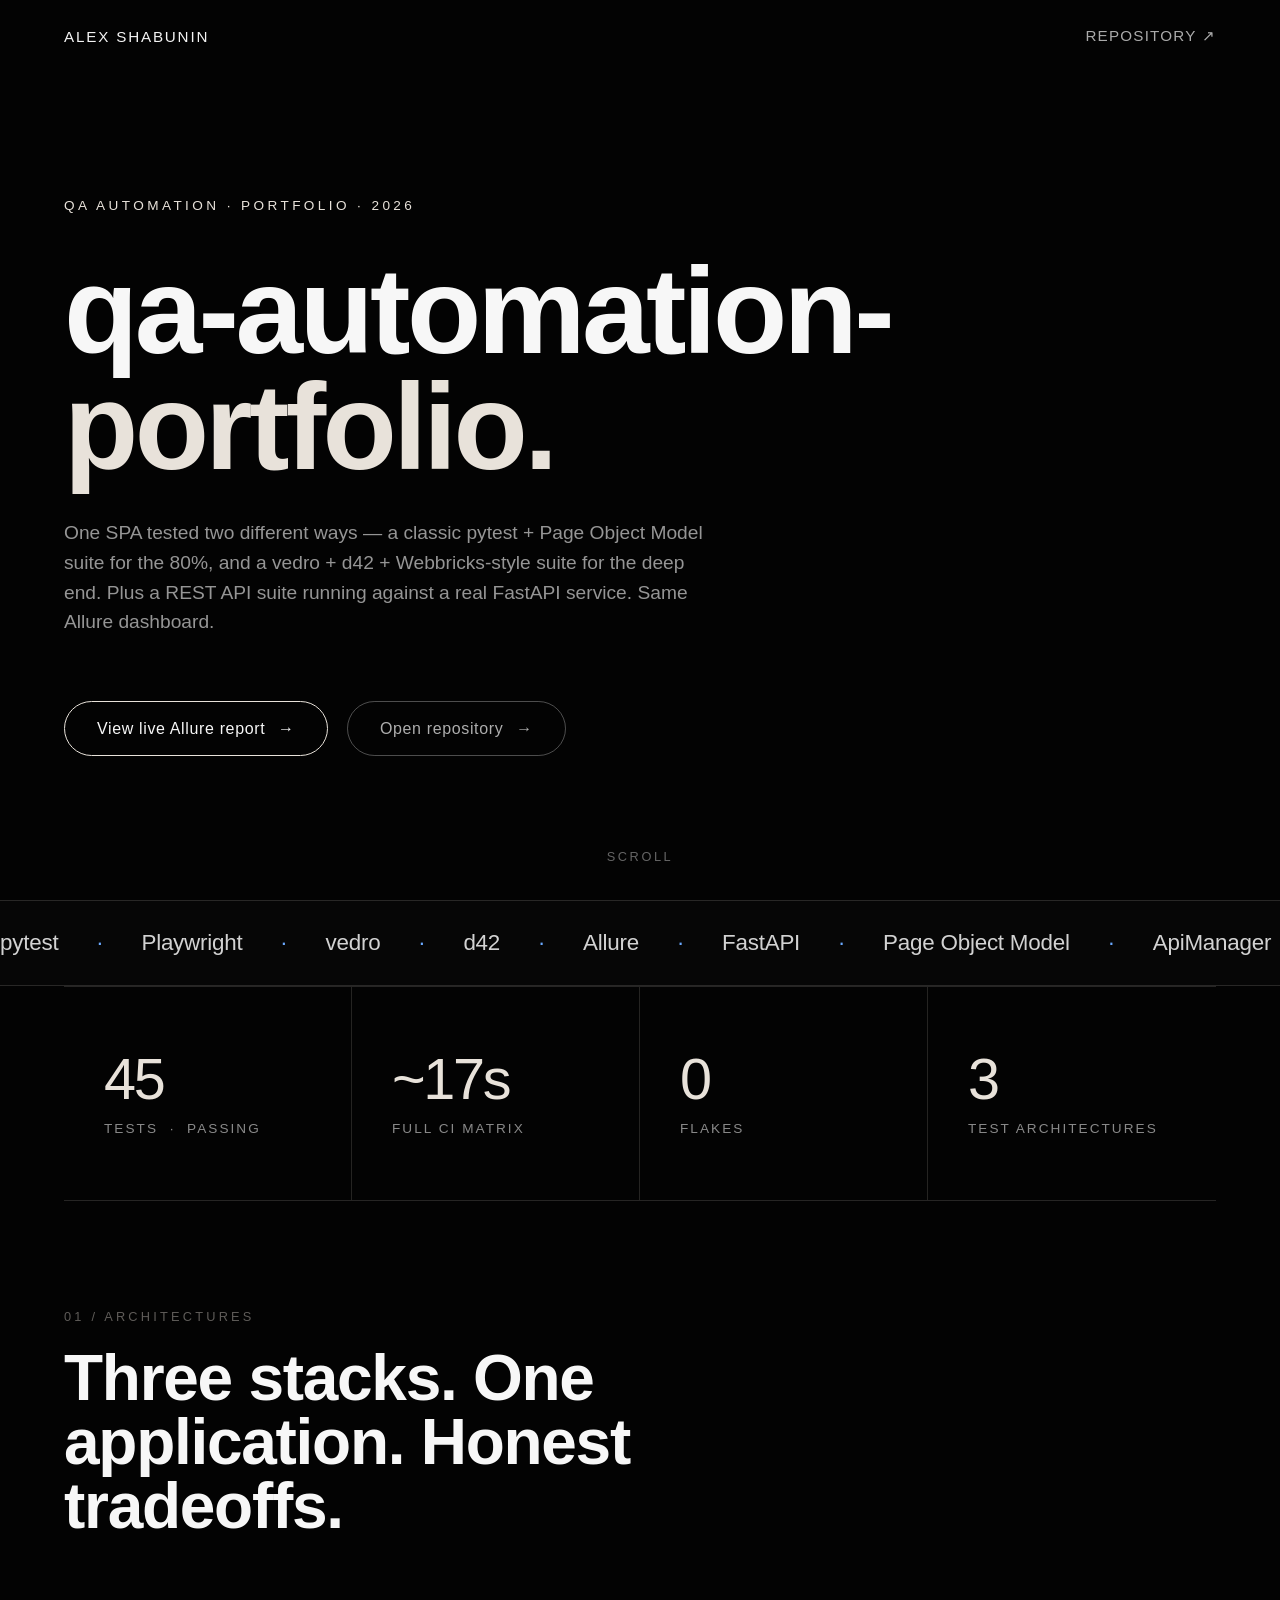
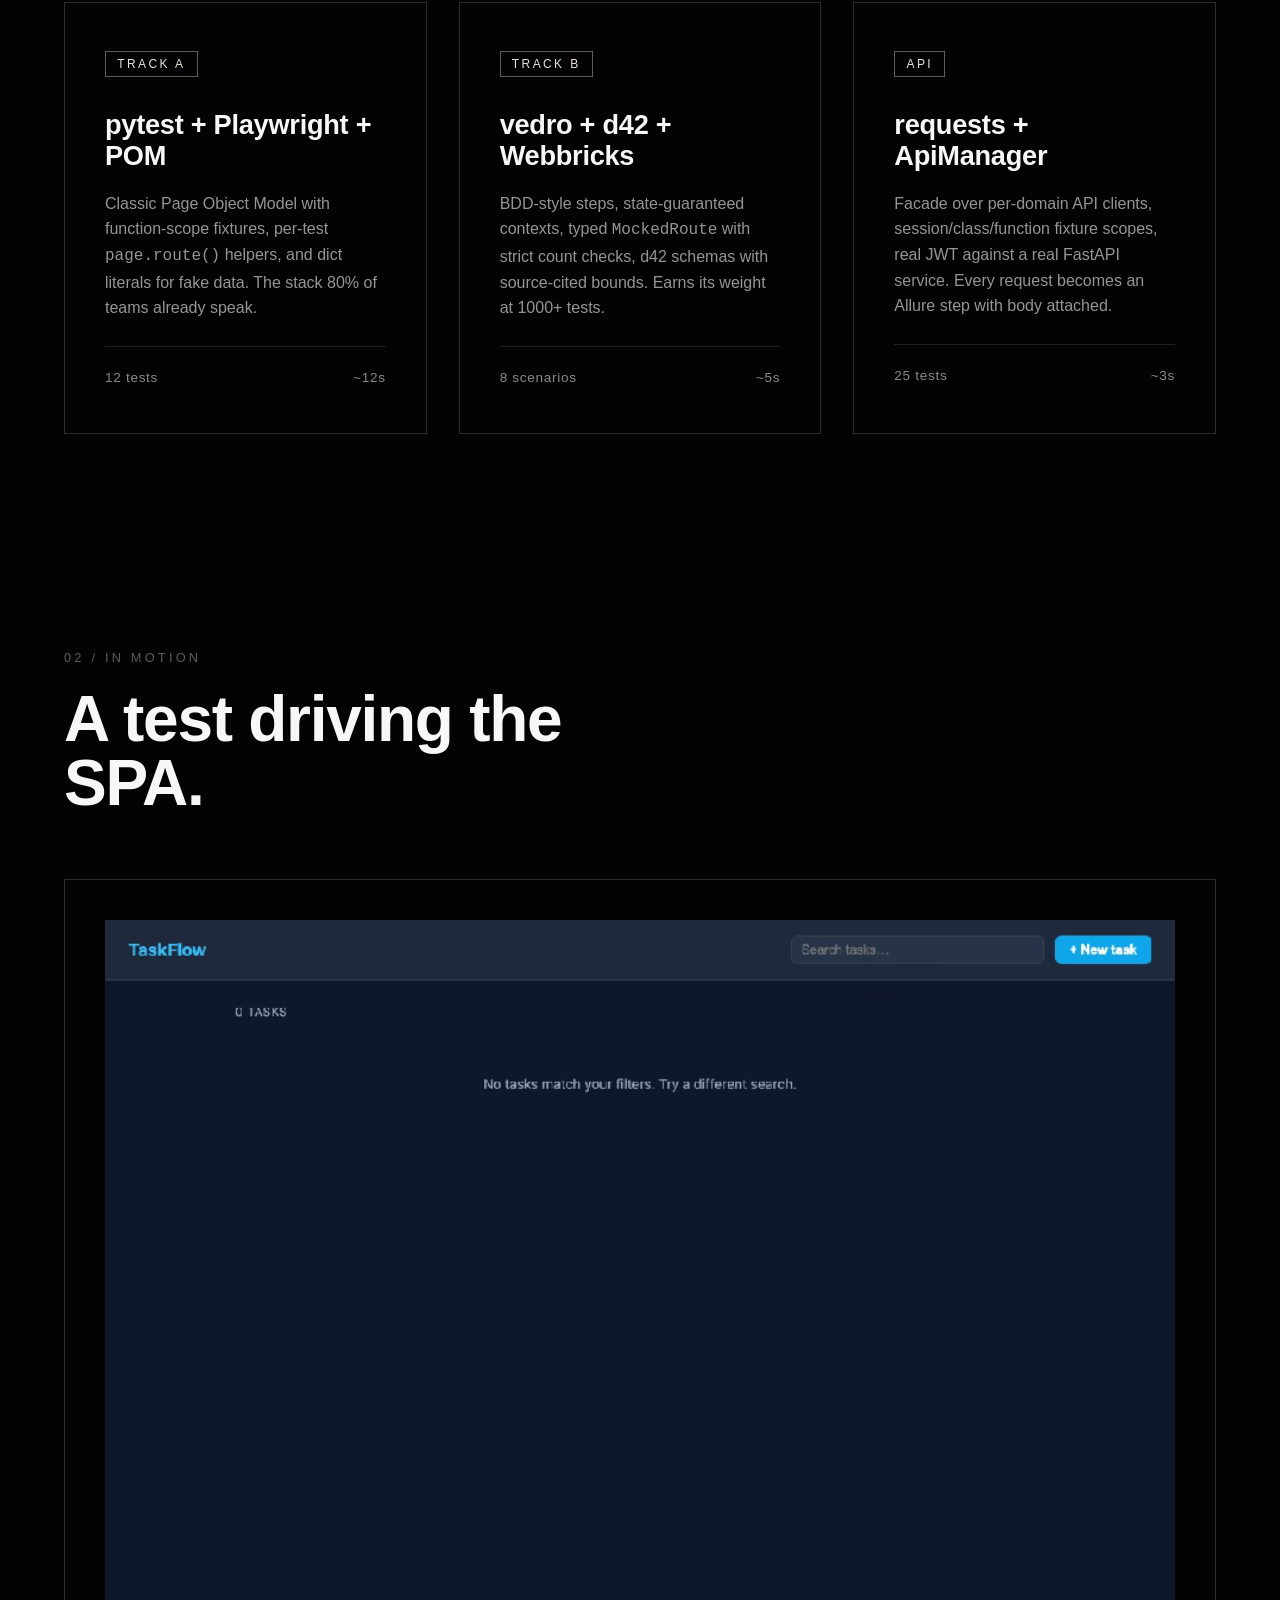
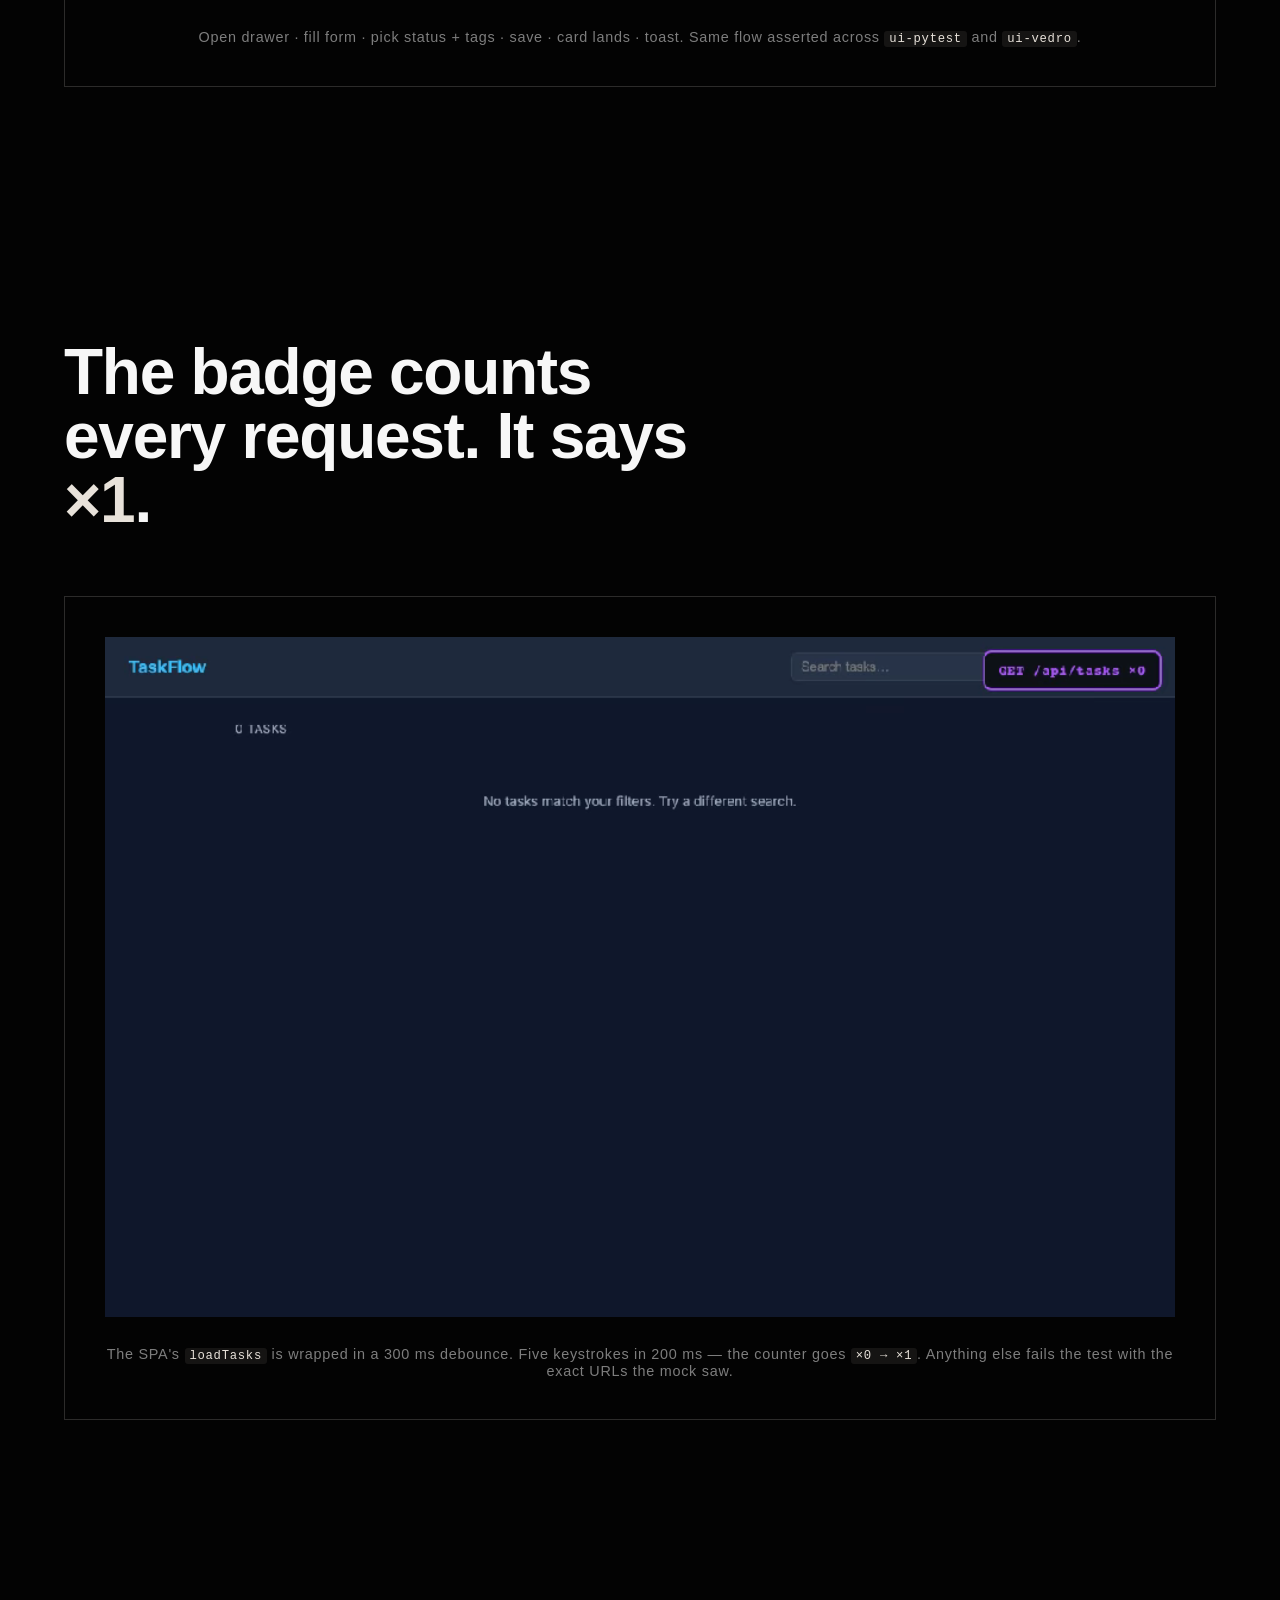
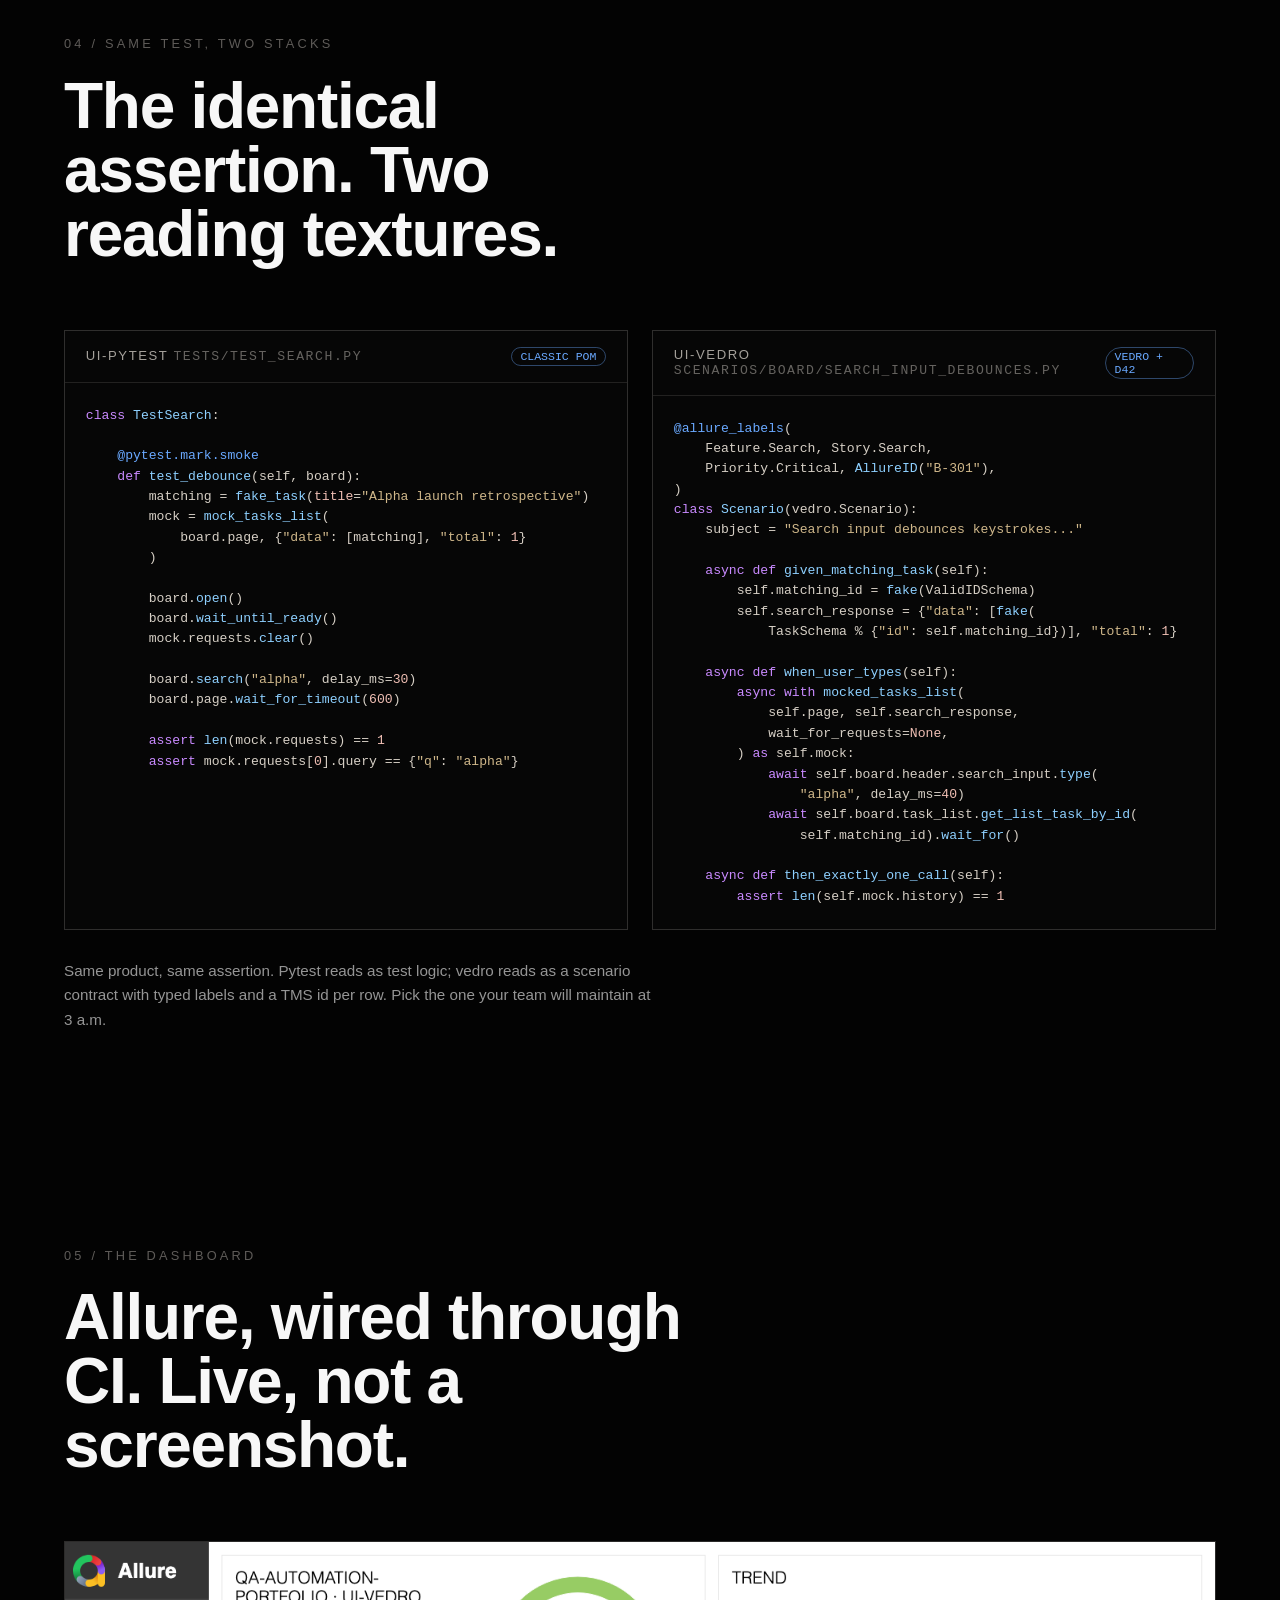
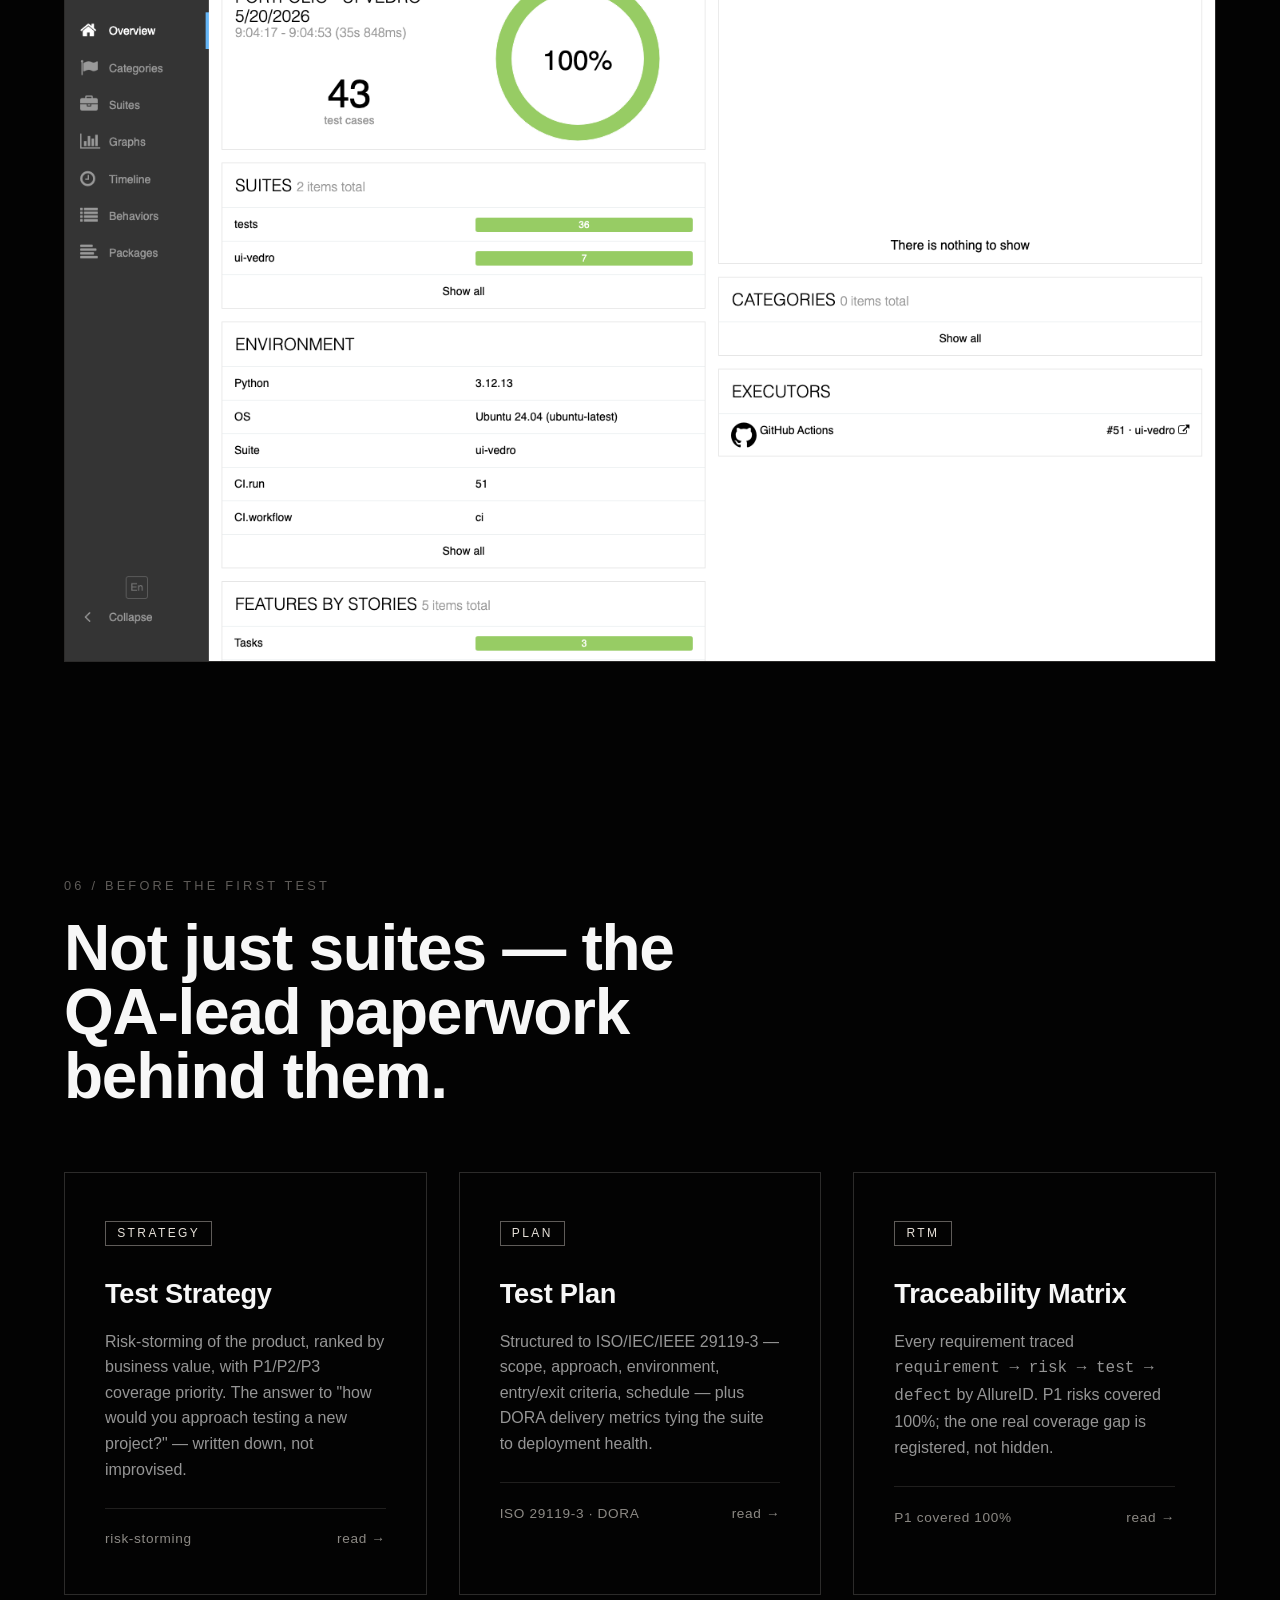
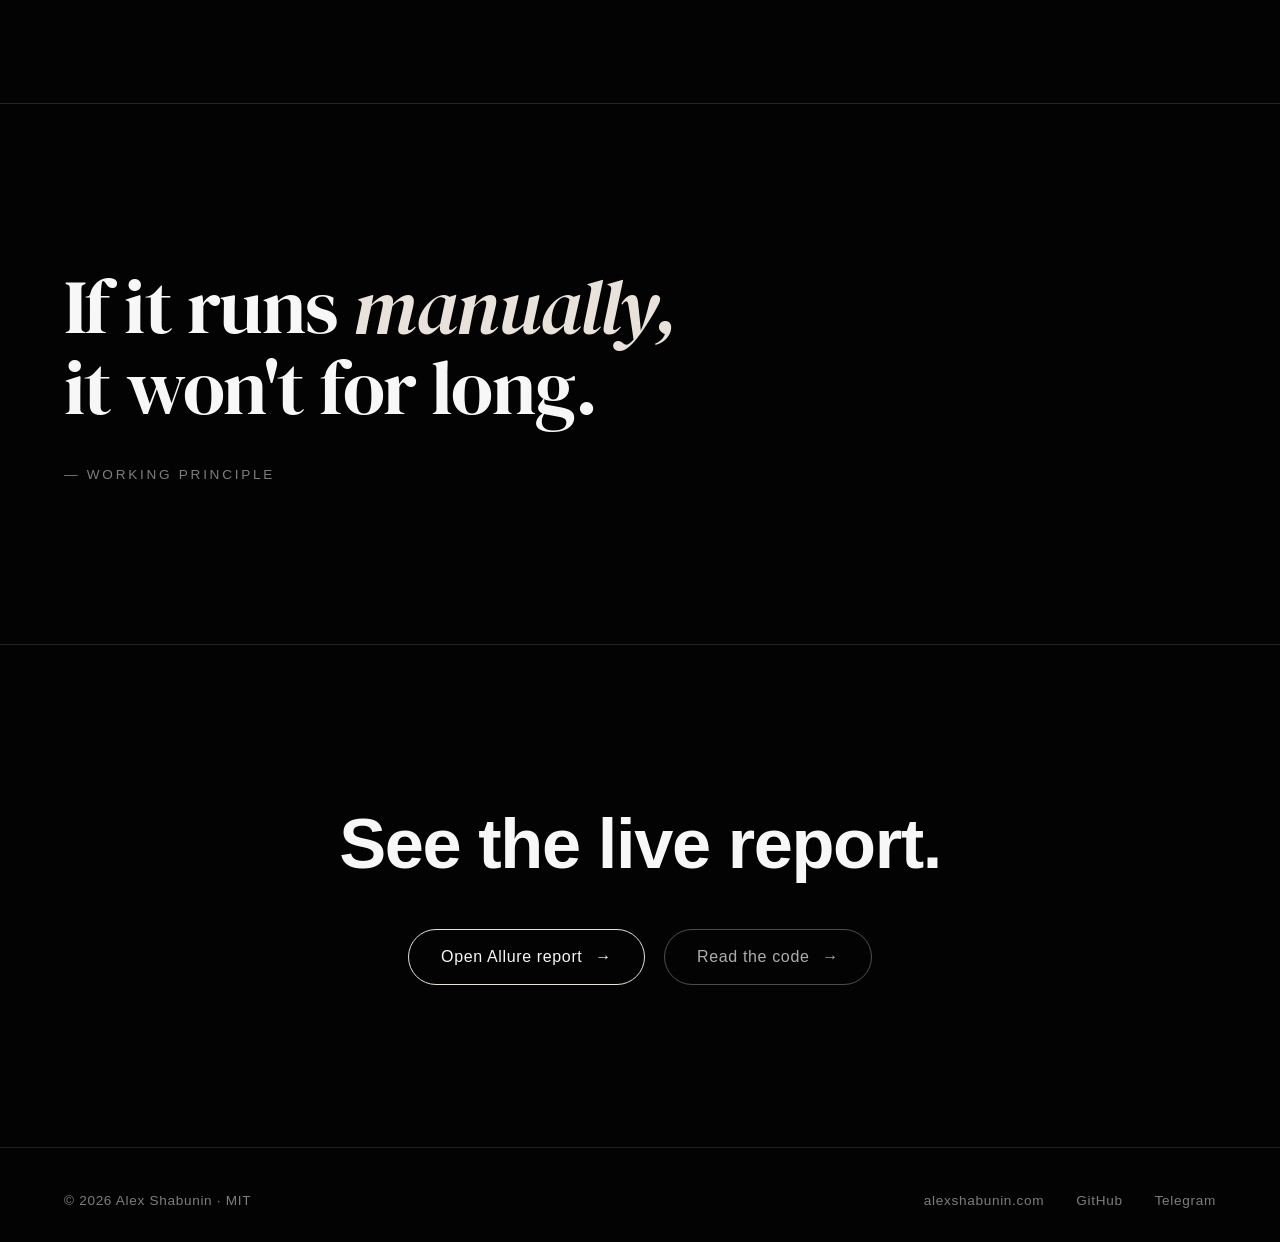
<file: docs/landing/index.html>
<!DOCTYPE html>
<html lang="en">
<head>
<meta charset="UTF-8">
<meta name="viewport" content="width=device-width, initial-scale=1.0">
<title>qa-automation-portfolio — Alex Shabunin</title>
<meta name="description" content="QA automation portfolio — one SPA, three test architectures (pytest+POM, vedro+d42, REST API/JWT), plus QA-lead planning: test strategy, ISO 29119-3 plan, and a requirement→risk→test→defect traceability matrix.">
<meta property="og:title" content="qa-automation-portfolio">
<meta property="og:description" content="Three test architectures on one SPA + the QA-lead paperwork: strategy, ISO 29119-3 plan, RTM.">
<meta property="og:image" content="https://raw.githubusercontent.com/alexshabunin/qa-automation-portfolio/main/docs/img/social-preview.png">
<meta property="og:url" content="https://alexshabunin.github.io/qa-automation-portfolio/">
<meta name="twitter:card" content="summary_large_image">

<link rel="preconnect" href="https://fonts.googleapis.com">
<link rel="preconnect" href="https://fonts.gstatic.com" crossorigin>
<link href="https://fonts.googleapis.com/css2?family=DM+Serif+Display&display=swap" rel="stylesheet">
<style>
@font-face {
  font-family: 'Neue Montreal Variable';
  src: url('https://assets.website-files.com/5f69856bad1199253301ca0a/6223e8b06cc398c754ab714a_PPNeueMontreal-Variable.ttf') format('truetype');
  font-weight: 100 900;
  font-display: swap;
}
@font-face {
  font-family: 'Neue Montreal';
  src: url('https://assets.website-files.com/5f69856bad1199253301ca0a/6223e8b065ddb43c53578e4d_PPNeueMontreal-Book.otf') format('opentype');
  font-weight: 400;
  font-display: swap;
}
</style>

<style>
*,*::before,*::after { margin:0; padding:0; box-sizing:border-box; }
:root {
  --accent: #e8e2da;       /* warm cream */
  --accent-cool: #6aa9ff;  /* electric blue — interactive accents only */
  --bg: #030303;
  --fg: #f7f7f7;
}
html { font-size: 16px; overflow-x: hidden; scroll-behavior: smooth; }
body {
  font-family: 'Neue Montreal Variable','Neue Montreal',-apple-system,sans-serif;
  background: #030303; color: #f7f7f7;
  overflow-x: hidden;
  opacity: 0; transition: opacity .5s ease;
  font-variation-settings: "wght" 380;
  -webkit-font-smoothing: antialiased;
  -moz-osx-font-smoothing: grayscale;
}
body.loaded { opacity: 1; }
a { color: inherit; text-decoration: none; }
img { max-width: 100%; display: block; }

/* ============== top bar ============== */
.top-bar {
  position: fixed; top: 0; left: 0; right: 0; z-index: 1000;
  display: flex; justify-content: space-between; align-items: center;
  padding: 3vh 5vw;
  mix-blend-mode: difference;
}
.logo {
  font-size: .95rem; letter-spacing: .12em; text-transform: uppercase;
  font-variation-settings: "wght" 500;
}
.logo a:hover { text-decoration: underline; text-underline-offset: 6px; }
.top-link {
  font-size: .95rem; letter-spacing: .08em; text-transform: uppercase;
  font-variation-settings: "wght" 350;
  opacity: .7; transition: font-variation-settings .4s, opacity .3s;
}
.top-link:hover { font-variation-settings: "wght" 600; opacity: 1; }

/* ============== hero ============== */
.hero {
  min-height: 100vh; padding: 14vh 5vw 8vh;
  display: flex; flex-direction: column; justify-content: center;
  position: relative;
}
.hero-caption {
  font-size: .85rem; letter-spacing: .25em; text-transform: uppercase;
  color: #e8e2da; opacity: .55; margin-bottom: 2.5rem;
  font-variation-settings: "wght" 400;
}
.hero h1 {
  font-size: clamp(3rem, 9.5vw, 9rem);
  line-height: .96; letter-spacing: -.03em;
  font-variation-settings: "wght" 500;
  margin-bottom: 2rem;
}
.hero h1 .accent { color: #e8e2da; }
.hero-sub {
  font-size: clamp(1.1rem, 1.5vw, 1.4rem);
  max-width: 60ch; color: rgba(247,247,247,.6);
  font-weight: 300; line-height: 1.55;
  margin-bottom: 4rem;
}
.cta-row { display: flex; flex-wrap: wrap; gap: 1.2rem; }
.cta {
  display: inline-flex; align-items: center; gap: .8rem;
  padding: 1.1rem 2rem;
  border: 1px solid #e8e2da;
  border-radius: 100px;
  font-size: 1rem; letter-spacing: .04em;
  font-variation-settings: "wght" 500;
  transition: background .3s, color .3s, transform .3s;
}
.cta:hover {
  background: #e8e2da; color: #030303; transform: translateY(-2px);
  box-shadow: 0 0 0 4px rgba(106,169,255,0.18);
}
.cta.secondary { border-color: rgba(247,247,247,.3); color: rgba(247,247,247,.7); }
.cta.secondary:hover { background: rgba(247,247,247,.05); color: #f7f7f7; border-color: #f7f7f7; }
.cta .arrow { display: inline-block; transition: transform .3s; }
.cta:hover .arrow { transform: translateX(4px); }

.scroll-hint {
  position: absolute; bottom: 4vh; left: 50%; transform: translateX(-50%);
  font-size: .8rem; letter-spacing: .2em; text-transform: uppercase;
  color: rgba(247,247,247,.4);
  animation: drift 2s ease-in-out infinite;
}
@keyframes drift {
  0%,100% { transform: translate(-50%, 0); opacity: .4; }
  50%     { transform: translate(-50%, 6px); opacity: .7; }
}

/* ============== marquee ============== */
.marquee-wrap {
  padding: 0 !important;
  border-top: 1px solid rgba(232,226,218,.15);
  border-bottom: 1px solid rgba(232,226,218,.15);
  overflow: hidden;
  background: #060606;
}
.marquee-track {
  display: flex; gap: 2.4rem; align-items: center;
  white-space: nowrap;
  padding: 1.8rem 0;
  animation: marquee 60s linear infinite;
  will-change: transform;
}
.marquee-track span {
  font-family: "Neue Montreal Variable", -apple-system, sans-serif;
  font-variation-settings: "wght" 500;
  font-size: 1.4rem; letter-spacing: -.01em;
  color: rgba(247,247,247,.85);
}
.marquee-track i {
  font-style: normal;
  color: var(--accent-cool);
  font-size: 1.4rem;
}
@keyframes marquee {
  from { transform: translateX(0); }
  to   { transform: translateX(-50%); }
}

/* ============== section ============== */
section { padding: 12vh 5vw; position: relative; }
.section-num {
  font-size: .8rem; letter-spacing: .25em; text-transform: uppercase;
  color: rgba(232,226,218,.4); margin-bottom: 1.4rem;
}
.section-title {
  font-size: clamp(2.2rem, 5vw, 4.2rem);
  letter-spacing: -.02em; line-height: 1;
  font-variation-settings: "wght" 500;
  margin-bottom: 4rem;
  max-width: 18ch;
}

/* ============== stats grid ============== */
.stats {
  display: grid; grid-template-columns: repeat(4, 1fr); gap: 0;
  border-top: 1px solid rgba(232,226,218,.15);
  border-bottom: 1px solid rgba(232,226,218,.15);
}
.stat {
  padding: 4rem 2.5rem;
  border-right: 1px solid rgba(232,226,218,.15);
}
.stat:last-child { border-right: none; }
.stat-num {
  font-size: clamp(2.5rem, 4.5vw, 4rem);
  letter-spacing: -.04em; line-height: 1;
  font-variation-settings: "wght" 500;
  margin-bottom: .8rem;
  color: #e8e2da;
}
.stat-label {
  font-size: .85rem; letter-spacing: .15em; text-transform: uppercase;
  color: rgba(247,247,247,.55);
  font-variation-settings: "wght" 400;
}

/* ============== three-up ============== */
.three-up {
  display: grid; grid-template-columns: repeat(3, 1fr); gap: 2rem;
}
.stack-card {
  padding: 3rem 2.5rem;
  border: 1px solid rgba(232,226,218,.18);
  transition: border-color .4s, transform .4s;
}
.stack-card:hover { border-color: #e8e2da; transform: translateY(-4px); }
.stack-card .badge {
  display: inline-block;
  font-size: .75rem; letter-spacing: .2em; text-transform: uppercase;
  padding: .3rem .7rem; border: 1px solid rgba(232,226,218,.4);
  color: #e8e2da; margin-bottom: 2rem;
}
.stack-card h3 {
  font-size: 1.7rem; letter-spacing: -.01em; line-height: 1.15;
  font-variation-settings: "wght" 500;
  margin-bottom: 1.2rem;
}
.stack-card p {
  font-size: 1rem; color: rgba(247,247,247,.6); line-height: 1.6;
  margin-bottom: 1.6rem;
}
.stack-card .meta {
  display: flex; justify-content: space-between;
  font-size: .85rem; letter-spacing: .05em;
  color: rgba(232,226,218,.6);
  padding-top: 1.4rem; border-top: 1px solid rgba(232,226,218,.12);
}

/* ============== demo block ============== */
.demo-block {
  border: 1px solid rgba(232,226,218,.18);
  padding: 2.5rem;
  text-align: center;
}
.demo-block img,
.demo-block video { width: 100%; max-width: 1100px; margin: 0 auto; display:block; }

/* ============== code split ============== */
.code-split {
  display: grid;
  grid-template-columns: 1fr 1fr;
  gap: 1.5rem;
}
.code-pane {
  border: 1px solid rgba(232,226,218,.18);
  background: #060606;
  overflow: hidden;
}
.code-head {
  display: flex; justify-content: space-between; align-items: center;
  padding: 1rem 1.3rem;
  border-bottom: 1px solid rgba(232,226,218,.12);
  font-size: .82rem; letter-spacing: .12em; text-transform: uppercase;
  color: rgba(232,226,218,.7);
}
.code-head .pill {
  font-family: "JetBrains Mono", ui-monospace, Menlo, monospace;
  font-size: .72rem; letter-spacing: 0;
  color: var(--accent-cool);
  border: 1px solid rgba(106,169,255,.4);
  padding: .15rem .55rem; border-radius: 100px;
}
.code-pane pre {
  margin: 0;
  padding: 1.4rem 1.3rem;
  font-family: "JetBrains Mono", ui-monospace, Menlo, Consolas, monospace;
  font-size: .82rem; line-height: 1.55;
  color: #d6cfc5;
  overflow-x: auto;
  background: #060606;
}
.code-pane code .kw  { color: #c98aff; }
.code-pane code .fn  { color: #8ed0ff; }
.code-pane code .str { color: #cfb78a; }
.code-pane code .num { color: #f0bfb4; }
.code-pane code .cm  { color: rgba(247,247,247,.4); font-style: italic; }
.code-pane code .at  { color: var(--accent-cool); }

.code-takeaway {
  margin-top: 1.8rem;
  font-size: .95rem; line-height: 1.6;
  color: rgba(247,247,247,.6); max-width: 70ch;
}

/* ============== big shot ============== */
.bigshot {
  display: block;
  border: 1px solid rgba(232,226,218,.18);
  overflow: hidden;
  position: relative;
}
.bigshot img {
  display: block; width: 100%;
  transition: transform .8s cubic-bezier(.19,1,.22,1);
}
.bigshot:hover img { transform: scale(1.015); }
.bigshot::after {
  content: "Open report ↗";
  position: absolute; bottom: 1.2rem; right: 1.4rem;
  padding: .5rem 1rem;
  background: rgba(3,3,3,.85);
  border: 1px solid var(--accent-cool);
  color: var(--accent-cool);
  font-size: .8rem; letter-spacing: .1em; text-transform: uppercase;
  font-family: "JetBrains Mono", monospace;
  opacity: 0; transition: opacity .3s;
}
.bigshot:hover::after { opacity: 1; }
.demo-caption {
  margin-top: 1.8rem; font-size: .9rem; letter-spacing: .05em;
  color: rgba(247,247,247,.5);
}
.demo-caption code {
  font-family: 'JetBrains Mono', ui-monospace, Menlo, monospace;
  font-size: .85em; padding: .1em .4em; border-radius: 3px;
  background: rgba(232,226,218,.08); color: #e8e2da;
}

/* ============== quote ============== */
.quote-block {
  text-align: left;
  padding: 18vh 5vw;
  border-top: 1px solid rgba(232,226,218,.15);
  border-bottom: 1px solid rgba(232,226,218,.15);
}
.quote-block .q {
  font-family: 'DM Serif Display', serif;
  font-size: clamp(2.5rem, 6vw, 5rem);
  line-height: 1.05; letter-spacing: -.02em;
  max-width: 22ch;
  margin-bottom: 2.5rem;
}
.quote-block .q .em { color: #e8e2da; font-style: italic; }
.quote-block .who {
  font-size: .85rem; letter-spacing: .2em; text-transform: uppercase;
  color: rgba(247,247,247,.5);
}

/* ============== cta panel ============== */
.cta-panel {
  text-align: center;
  padding: 18vh 5vw;
}
.cta-panel h2 {
  font-size: clamp(2.4rem, 5.5vw, 4.5rem);
  letter-spacing: -.02em; line-height: 1.05;
  margin-bottom: 3rem;
  font-variation-settings: "wght" 500;
}
.cta-panel .cta-row { justify-content: center; }

/* ============== footer ============== */
footer {
  padding: 5vh 5vw 4vh;
  border-top: 1px solid rgba(232,226,218,.12);
  display: flex; justify-content: space-between; align-items: center;
  font-size: .85rem; letter-spacing: .05em;
  color: rgba(247,247,247,.5);
}
footer a { color: inherit; transition: color .3s; }
footer a:hover { color: #e8e2da; }
footer .links { display: flex; gap: 2rem; }

/* ============== reveal animation ============== */
.reveal {
  opacity: 0;
  transform: translateY(28px);
  transition: opacity .9s cubic-bezier(.16,1,.3,1), transform .9s cubic-bezier(.16,1,.3,1);
}
.reveal.is-in { opacity: 1; transform: none; }

/* ============== responsive ============== */
@media (max-width: 900px) {
  .three-up, .code-split { grid-template-columns: 1fr; }
  .stats { grid-template-columns: repeat(2, 1fr); }
  .stat:nth-child(2) { border-right: none; }
  .stat:nth-child(1), .stat:nth-child(2) { border-bottom: 1px solid rgba(232,226,218,.15); }
  footer { flex-direction: column; gap: 1rem; }
}
</style>
</head>
<body>

<div class="top-bar">
  <div class="logo"><a href="https://alexshabunin.com">Alex Shabunin</a></div>
  <a class="top-link" href="https://github.com/alexshabunin/qa-automation-portfolio">Repository ↗</a>
</div>

<!-- HERO -->
<section class="hero">
  <div class="hero-caption reveal">QA AUTOMATION · PORTFOLIO · 2026</div>
  <h1 class="reveal">
    qa-automation-<br/>
    <span class="accent">portfolio.</span>
  </h1>
  <p class="hero-sub reveal">
    One SPA tested two different ways — a classic pytest + Page Object Model
    suite for the 80%, and a vedro + d42 + Webbricks-style suite for the deep
    end. Plus a REST API suite running against a real FastAPI service. Same
    Allure dashboard.
  </p>
  <div class="cta-row reveal">
    <a class="cta" href="./report/">
      View live Allure report <span class="arrow">→</span>
    </a>
    <a class="cta secondary" href="https://github.com/alexshabunin/qa-automation-portfolio">
      Open repository <span class="arrow">→</span>
    </a>
  </div>
  <div class="scroll-hint">Scroll</div>
</section>

<!-- MARQUEE — fills the dead zone between hero and stats -->
<section class="marquee-wrap" aria-hidden="true">
  <div class="marquee-track">
    <span>pytest</span><i>·</i>
    <span>Playwright</span><i>·</i>
    <span>vedro</span><i>·</i>
    <span>d42</span><i>·</i>
    <span>Allure</span><i>·</i>
    <span>FastAPI</span><i>·</i>
    <span>Page Object Model</span><i>·</i>
    <span>ApiManager</span><i>·</i>
    <span>GitHub Actions</span><i>·</i>
    <span>JWT</span><i>·</i>
    <span>Pydantic</span><i>·</i>
    <span>Webbricks</span><i>·</i>
    <!-- duplicated for seamless loop -->
    <span>pytest</span><i>·</i>
    <span>Playwright</span><i>·</i>
    <span>vedro</span><i>·</i>
    <span>d42</span><i>·</i>
    <span>Allure</span><i>·</i>
    <span>FastAPI</span><i>·</i>
    <span>Page Object Model</span><i>·</i>
    <span>ApiManager</span><i>·</i>
    <span>GitHub Actions</span><i>·</i>
    <span>JWT</span><i>·</i>
    <span>Pydantic</span><i>·</i>
    <span>Webbricks</span><i>·</i>
  </div>
</section>

<!-- STATS -->
<section style="padding-top:0;padding-bottom:0;">
  <div class="stats">
    <div class="stat reveal">
      <div class="stat-num">45</div>
      <div class="stat-label">tests &nbsp;·&nbsp; passing</div>
    </div>
    <div class="stat reveal">
      <div class="stat-num">~17s</div>
      <div class="stat-label">full CI matrix</div>
    </div>
    <div class="stat reveal">
      <div class="stat-num">0</div>
      <div class="stat-label">flakes</div>
    </div>
    <div class="stat reveal">
      <div class="stat-num">3</div>
      <div class="stat-label">test architectures</div>
    </div>
  </div>
</section>

<!-- THREE STACKS -->
<section>
  <div class="section-num reveal">01 / Architectures</div>
  <h2 class="section-title reveal">Three stacks. One application. Honest tradeoffs.</h2>
  <div class="three-up">
    <div class="stack-card reveal">
      <span class="badge">Track A</span>
      <h3>pytest + Playwright + POM</h3>
      <p>Classic Page Object Model with function-scope fixtures, per-test
      <code>page.route()</code> helpers, and dict literals for fake data. The
      stack 80% of teams already speak.</p>
      <div class="meta"><span>12 tests</span><span>~12s</span></div>
    </div>
    <div class="stack-card reveal">
      <span class="badge">Track B</span>
      <h3>vedro + d42 + Webbricks</h3>
      <p>BDD-style steps, state-guaranteed contexts, typed
      <code>MockedRoute</code> with strict count checks, d42 schemas with
      source-cited bounds. Earns its weight at 1000+ tests.</p>
      <div class="meta"><span>8 scenarios</span><span>~5s</span></div>
    </div>
    <div class="stack-card reveal">
      <span class="badge">API</span>
      <h3>requests + ApiManager</h3>
      <p>Facade over per-domain API clients, session/class/function fixture
      scopes, real JWT against a real FastAPI service. Every request becomes
      an Allure step with body attached.</p>
      <div class="meta"><span>25 tests</span><span>~3s</span></div>
    </div>
  </div>
</section>

<!-- DEMO -->
<section>
  <div class="section-num reveal">02 / In motion</div>
  <h2 class="section-title reveal">A test driving the SPA.</h2>
  <div class="demo-block reveal">
    <video autoplay muted loop playsinline poster="../img/demo-create-task-poster.png" width="100%">
      <source src="../img/demo-create-task.webm" type="video/webm">
      <source src="../img/demo-create-task.mp4" type="video/mp4">
      <img src="../img/demo-create-task.gif" alt="Test creating a task end-to-end" />
    </video>
    <div class="demo-caption">
      Open drawer · fill form · pick status + tags · save · card lands ·
      toast. Same flow asserted across <code>ui-pytest</code> and
      <code>ui-vedro</code>.
    </div>
  </div>
</section>

<!-- DEBOUNCE DEMO -->
<section>
  <div class="section-num reveal">03 / Real assertions</div>
  <h2 class="section-title reveal">The badge counts every request. It says <span style="color:#e8e2da">×1</span>.</h2>
  <div class="demo-block reveal">
    <video autoplay muted loop playsinline poster="../img/demo-search-debounce-poster.png" width="100%">
      <source src="../img/demo-search-debounce.webm" type="video/webm">
      <source src="../img/demo-search-debounce.mp4" type="video/mp4">
      <img src="../img/demo-search-debounce.gif" alt="Search debounce — 5 keystrokes, 1 request" />
    </video>
    <div class="demo-caption">
      The SPA's <code>loadTasks</code> is wrapped in a 300 ms debounce. Five
      keystrokes in 200 ms — the counter goes <code>×0 → ×1</code>. Anything
      else fails the test with the exact URLs the mock saw.
    </div>
  </div>
</section>

<!-- CODE SPLIT -->
<section>
  <div class="section-num reveal">04 / Same test, two stacks</div>
  <h2 class="section-title reveal">The identical assertion. Two reading textures.</h2>
  <div class="code-split">
    <div class="code-pane reveal">
      <div class="code-head">
        <span>ui-pytest <code style="opacity:.6">tests/test_search.py</code></span>
        <span class="pill">classic POM</span>
      </div>
<pre><code><span class="kw">class</span> <span class="fn">TestSearch</span>:

    <span class="at">@pytest.mark.smoke</span>
    <span class="kw">def</span> <span class="fn">test_debounce</span>(self, board):
        matching = <span class="fn">fake_task</span>(<span class="num">title</span>=<span class="str">"Alpha launch retrospective"</span>)
        mock = <span class="fn">mock_tasks_list</span>(
            board.page, {<span class="str">"data"</span>: [matching], <span class="str">"total"</span>: <span class="num">1</span>}
        )

        board.<span class="fn">open</span>()
        board.<span class="fn">wait_until_ready</span>()
        mock.requests.<span class="fn">clear</span>()

        board.<span class="fn">search</span>(<span class="str">"alpha"</span>, delay_ms=<span class="num">30</span>)
        board.page.<span class="fn">wait_for_timeout</span>(<span class="num">600</span>)

        <span class="kw">assert</span> <span class="fn">len</span>(mock.requests) == <span class="num">1</span>
        <span class="kw">assert</span> mock.requests[<span class="num">0</span>].query == {<span class="str">"q"</span>: <span class="str">"alpha"</span>}</code></pre>
    </div>

    <div class="code-pane reveal">
      <div class="code-head">
        <span>ui-vedro <code style="opacity:.6">scenarios/board/search_input_debounces.py</code></span>
        <span class="pill">vedro + d42</span>
      </div>
<pre><code><span class="at">@allure_labels</span>(
    Feature.Search, Story.Search,
    Priority.Critical, <span class="fn">AllureID</span>(<span class="str">"B-301"</span>),
)
<span class="kw">class</span> <span class="fn">Scenario</span>(vedro.Scenario):
    subject = <span class="str">"Search input debounces keystrokes..."</span>

    <span class="kw">async def</span> <span class="fn">given_matching_task</span>(self):
        self.matching_id = <span class="fn">fake</span>(ValidIDSchema)
        self.search_response = {<span class="str">"data"</span>: [<span class="fn">fake</span>(
            TaskSchema % {<span class="str">"id"</span>: self.matching_id})], <span class="str">"total"</span>: <span class="num">1</span>}

    <span class="kw">async def</span> <span class="fn">when_user_types</span>(self):
        <span class="kw">async with</span> <span class="fn">mocked_tasks_list</span>(
            self.page, self.search_response,
            wait_for_requests=<span class="num">None</span>,
        ) <span class="kw">as</span> self.mock:
            <span class="kw">await</span> self.board.header.search_input.<span class="fn">type</span>(
                <span class="str">"alpha"</span>, delay_ms=<span class="num">40</span>)
            <span class="kw">await</span> self.board.task_list.<span class="fn">get_list_task_by_id</span>(
                self.matching_id).<span class="fn">wait_for</span>()

    <span class="kw">async def</span> <span class="fn">then_exactly_one_call</span>(self):
        <span class="kw">assert</span> <span class="fn">len</span>(self.mock.history) == <span class="num">1</span></code></pre>
    </div>
  </div>
  <p class="code-takeaway reveal">
    Same product, same assertion. Pytest reads as test logic; vedro reads as
    a scenario contract with typed labels and a TMS id per row. Pick the
    one your team will maintain at 3 a.m.
  </p>
</section>

<!-- THE DASHBOARD -->
<section>
  <div class="section-num reveal">05 / The dashboard</div>
  <h2 class="section-title reveal">Allure, wired through CI. Live, not a screenshot.</h2>
  <a class="bigshot reveal" href="./report/">
    <img src="../img/allure-overview.png" alt="Allure dashboard — 45 tests, 100% pass" />
  </a>
</section>

<!-- PLANNING LAYER -->
<section>
  <div class="section-num reveal">06 / Before the first test</div>
  <h2 class="section-title reveal">Not just suites — the QA-lead paperwork behind them.</h2>
  <div class="three-up">
    <div class="stack-card reveal">
      <span class="badge">Strategy</span>
      <h3>Test Strategy</h3>
      <p>Risk-storming of the product, ranked by business value, with P1/P2/P3
      coverage priority. The answer to "how would you approach testing a new
      project?" — written down, not improvised.</p>
      <div class="meta"><span>risk-storming</span><a href="https://github.com/alexshabunin/qa-automation-portfolio/blob/main/docs/TEST-STRATEGY.md">read →</a></div>
    </div>
    <div class="stack-card reveal">
      <span class="badge">Plan</span>
      <h3>Test Plan</h3>
      <p>Structured to ISO/IEC/IEEE 29119-3 — scope, approach, environment,
      entry/exit criteria, schedule — plus DORA delivery metrics tying the
      suite to deployment health.</p>
      <div class="meta"><span>ISO 29119-3 · DORA</span><a href="https://github.com/alexshabunin/qa-automation-portfolio/blob/main/docs/TEST-PLAN.md">read →</a></div>
    </div>
    <div class="stack-card reveal">
      <span class="badge">RTM</span>
      <h3>Traceability Matrix</h3>
      <p>Every requirement traced <code>requirement → risk → test → defect</code>
      by AllureID. P1 risks covered 100%; the one real coverage gap is
      registered, not hidden.</p>
      <div class="meta"><span>P1 covered 100%</span><a href="https://github.com/alexshabunin/qa-automation-portfolio/blob/main/docs/RTM.md">read →</a></div>
    </div>
  </div>
</section>

<!-- QUOTE -->
<section class="quote-block">
  <p class="q reveal">
    If it runs <span class="em">manually,</span><br/>
    it won't for long.
  </p>
  <div class="who reveal">— working principle</div>
</section>

<!-- CTA -->
<section class="cta-panel">
  <h2 class="reveal">See the live report.</h2>
  <div class="cta-row reveal">
    <a class="cta" href="./report/">
      Open Allure report <span class="arrow">→</span>
    </a>
    <a class="cta secondary" href="https://github.com/alexshabunin/qa-automation-portfolio">
      Read the code <span class="arrow">→</span>
    </a>
  </div>
</section>

<footer>
  <div>© 2026 Alex Shabunin · MIT</div>
  <div class="links">
    <a href="https://alexshabunin.com">alexshabunin.com</a>
    <a href="https://github.com/alexshabunin">GitHub</a>
    <a href="https://t.me/waytoalex">Telegram</a>
  </div>
</footer>

<script>
window.addEventListener('load', () => {
  document.body.classList.add('loaded');
});

// reveal on scroll
const io = new IntersectionObserver((entries) => {
  for (const e of entries) {
    if (e.isIntersecting) {
      e.target.classList.add('is-in');
      io.unobserve(e.target);
    }
  }
}, { threshold: 0.12, rootMargin: '0px 0px -80px 0px' });

document.querySelectorAll('.reveal').forEach((el, i) => {
  el.style.transitionDelay = (i % 6) * 50 + 'ms';
  io.observe(el);
});
</script>
</body>
</html>
</file>
